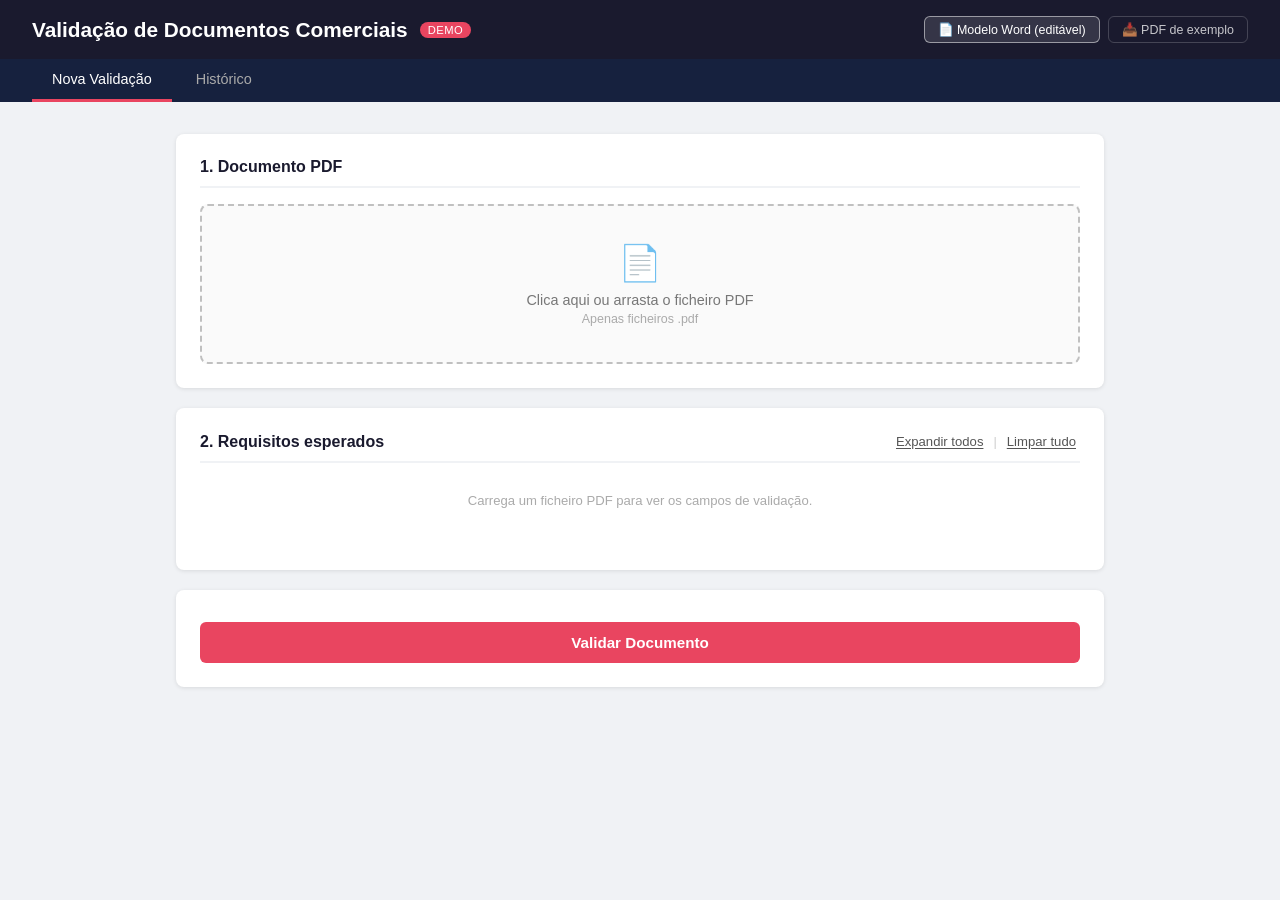
<file: frontend/index.html>
<!DOCTYPE html>
<html lang="pt">
<head>
  <meta charset="UTF-8" />
  <meta name="viewport" content="width=device-width, initial-scale=1.0" />
  <title>Validação de Documentos Comerciais</title>
  <link rel="stylesheet" href="css/style.css" />
</head>
<body>

  <header>
    <h1>Validação de Documentos Comerciais</h1>
    <span class="badge">Demo</span>
    <div class="header-downloads">
      <a href="assets/documento_exemplo.docx" class="btn-exemplo" download>
        &#128196; Modelo Word (editável)
      </a>
      <a href="assets/documento_exemplo.pdf" class="btn-exemplo btn-exemplo-sec" download>
        &#128229; PDF de exemplo
      </a>
    </div>
  </header>

  <nav>
    <button class="active" data-tab="tab-validar">Nova Validação</button>
    <button data-tab="tab-historico">Histórico</button>
  </nav>

  <main>

    <!-- ── TAB: Nova Validação ── -->
    <div id="tab-validar" class="tab-content active">

      <form id="form-validacao">

        <!-- 1. Upload PDF -->
        <div class="card">
          <h2>1. Documento PDF</h2>
          <div id="upload-area" class="upload-area">
            <div class="upload-icon">&#128196;</div>
            <p>Clica aqui ou arrasta o ficheiro PDF</p>
            <p class="upload-hint">Apenas ficheiros .pdf</p>
            <span id="filename" class="filename" style="display:none"></span>
          </div>
          <input type="file" id="file-input" accept=".pdf" />
        </div>

        <!-- 2. Requisitos por tópico -->
        <div class="card">
          <div class="req-cabecalho">
            <h2>2. Requisitos esperados</h2>
            <div class="req-acoes">
              <button type="button" id="btn-expandir-todos" class="btn-link">Expandir todos</button>
              <span class="sep">|</span>
              <button type="button" id="btn-limpar-tudo" class="btn-link btn-link-danger">Limpar tudo</button>
            </div>
          </div>
          <!-- Gerado pelo JavaScript -->
          <div id="topicos-container"></div>
        </div>

        <!-- 3. Validar -->
        <div class="card">
          <div id="loading" class="loading">
            <div class="spinner"></div>
            <p>A analisar o documento... Por favor aguarda.</p>
          </div>
          <div id="erro-box" class="erro-box"></div>
          <button type="submit" id="btn-validar" class="btn-primary">
            Validar Documento
          </button>
        </div>

      </form>

      <!-- Resultado -->
      <div id="resultado-container" class="card">
        <h2>Resultado da Validação</h2>

        <p class="res-ficheiro-label">
          Ficheiro: <strong id="res-ficheiro"></strong>
        </p>

        <div class="resultado-header">
          <span id="status-badge" class="status-badge"></span>
          <div class="score-box">
            <span id="res-score" class="score-valor">0</span>
            <span class="score-label">% conformidade</span>
          </div>
        </div>

        <div class="stats-grid">
          <div class="stat-item">
            <span id="stat-total" class="stat-num">0</span>
            <label>Total</label>
          </div>
          <div class="stat-item stat-conf">
            <span id="stat-conformes" class="stat-num">0</span>
            <label>Conformes</label>
          </div>
          <div class="stat-item stat-parc">
            <span id="stat-parciais" class="stat-num">0</span>
            <label>Parciais</label>
          </div>
          <div class="stat-item stat-nao">
            <span id="stat-nao-conformes" class="stat-num">0</span>
            <label>Não Conformes</label>
          </div>
        </div>

        <div id="lista-detalhes"></div>
      </div>

    </div>

    <!-- ── TAB: Histórico ── -->
    <div id="tab-historico" class="tab-content">
      <div class="card">
        <h2>Histórico de Validações</h2>
        <table>
          <thead>
            <tr>
              <th>Data</th>
              <th>Ficheiro</th>
              <th>Estado</th>
              <th>Score</th>
              <th>Req.</th>
              <th></th>
            </tr>
          </thead>
          <tbody id="tabela-historico">
            <tr><td colspan="6" class="sem-dados">Carrega o histórico clicando no separador acima.</td></tr>
          </tbody>
        </table>
      </div>
    </div>

  </main>

  <!-- Modal detalhe -->
  <div id="modal-overlay" class="modal-overlay">
    <div class="modal">
      <button id="modal-close" class="modal-close">&times;</button>
      <h2>Detalhe da Validação</h2>
      <div id="modal-conteudo"></div>
    </div>
  </div>

  <script src="js/app.js"></script>
</body>
</html>
</file>
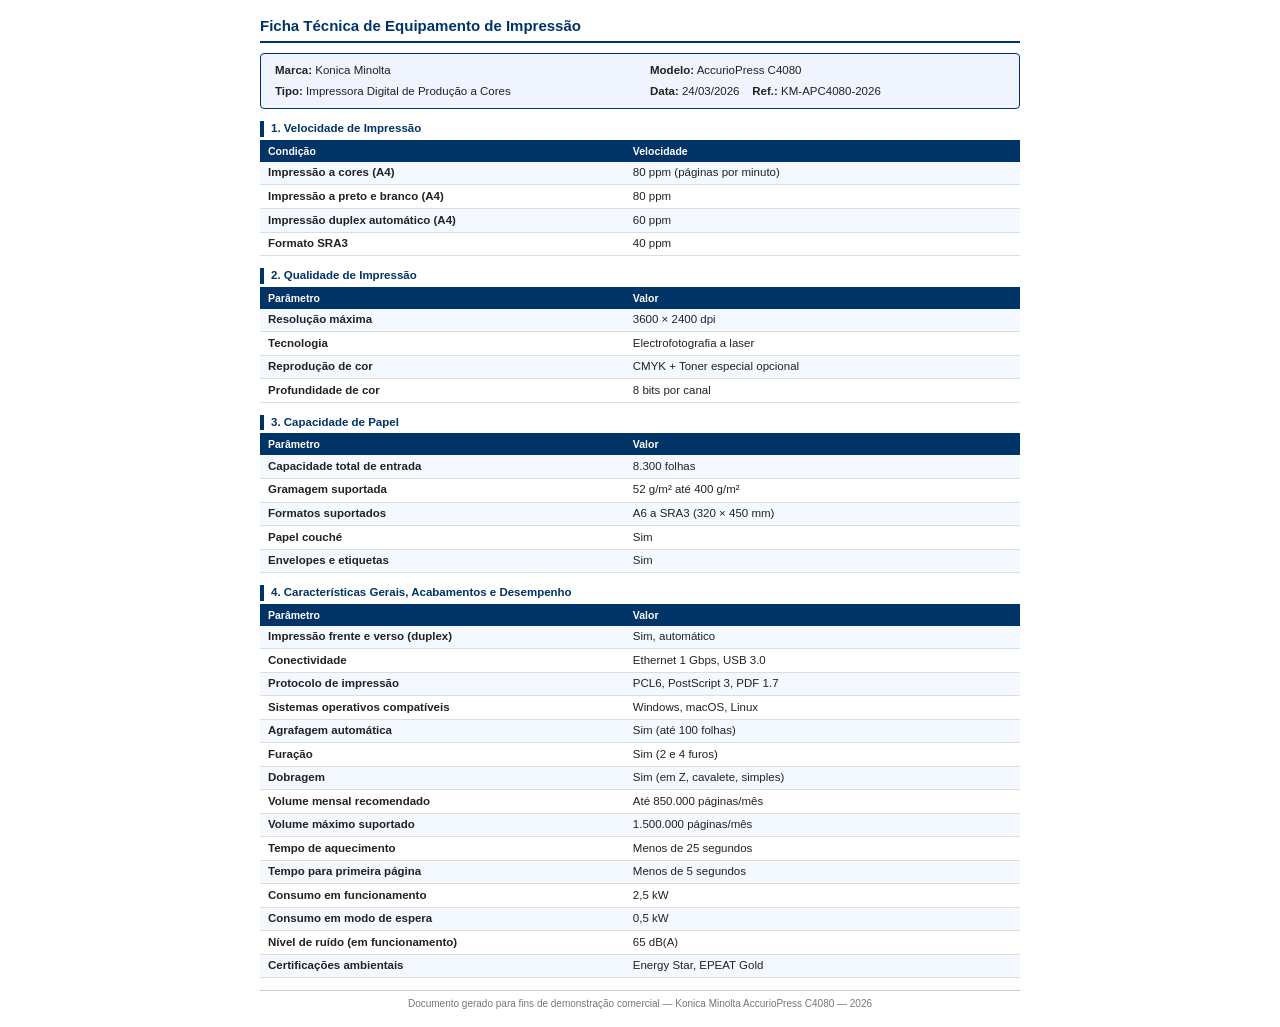
<file: documento_teste.html>
<!DOCTYPE html>
<html lang="pt">
<head>
  <meta charset="UTF-8">
  <title>Ficha Técnica - Konica Minolta AccurioPress C4080</title>
  <style>
    * { box-sizing: border-box; }
    body {
      font-family: Arial, sans-serif;
      max-width: 760px;
      margin: 16px auto;
      color: #222;
      font-size: 11.5px;
      line-height: 1.35;
    }
    h1 { font-size: 15px; color: #003366; border-bottom: 2px solid #003366; padding-bottom: 5px; margin-bottom: 10px; }
    h2 { font-size: 11.5px; color: #003366; margin: 12px 0 3px; border-left: 4px solid #003366; padding-left: 7px; }
    table { width: 100%; border-collapse: collapse; }
    th { background: #003366; color: white; padding: 4px 8px; text-align: left; font-size: 10.5px; }
    td { padding: 3.5px 8px; border-bottom: 1px solid #ddd; }
    tr:nth-child(even) td { background: #f4f8ff; }
    .label { font-weight: bold; width: 48%; }
    .header-box {
      background: #f0f4ff;
      border: 1px solid #003366;
      padding: 7px 14px;
      margin-bottom: 10px;
      border-radius: 4px;
      display: grid;
      grid-template-columns: 1fr 1fr;
      gap: 1px 20px;
    }
    .header-box p { margin: 2px 0; }
    .footer { margin-top: 12px; font-size: 10px; color: #777; border-top: 1px solid #ccc; padding-top: 6px; text-align: center; }
    @media print {
      body { margin: 8px 14px; }
      h2 { margin-top: 9px; }
    }
  </style>
</head>
<body>

  <h1>Ficha Técnica de Equipamento de Impressão</h1>

  <div class="header-box">
    <p><strong>Marca:</strong> Konica Minolta</p>
    <p><strong>Modelo:</strong> AccurioPress C4080</p>
    <p><strong>Tipo:</strong> Impressora Digital de Produção a Cores</p>
    <p><strong>Data:</strong> 24/03/2026 &nbsp;&nbsp; <strong>Ref.:</strong> KM-APC4080-2026</p>
  </div>

  <h2>1. Velocidade de Impressão</h2>
  <table>
    <tr><th>Condição</th><th>Velocidade</th></tr>
    <tr><td class="label">Impressão a cores (A4)</td><td>80 ppm (páginas por minuto)</td></tr>
    <tr><td class="label">Impressão a preto e branco (A4)</td><td>80 ppm</td></tr>
    <tr><td class="label">Impressão duplex automático (A4)</td><td>60 ppm</td></tr>
    <tr><td class="label">Formato SRA3</td><td>40 ppm</td></tr>
  </table>

  <h2>2. Qualidade de Impressão</h2>
  <table>
    <tr><th>Parâmetro</th><th>Valor</th></tr>
    <tr><td class="label">Resolução máxima</td><td>3600 × 2400 dpi</td></tr>
    <tr><td class="label">Tecnologia</td><td>Electrofotografia a laser</td></tr>
    <tr><td class="label">Reprodução de cor</td><td>CMYK + Toner especial opcional</td></tr>
    <tr><td class="label">Profundidade de cor</td><td>8 bits por canal</td></tr>
  </table>

  <h2>3. Capacidade de Papel</h2>
  <table>
    <tr><th>Parâmetro</th><th>Valor</th></tr>
    <tr><td class="label">Capacidade total de entrada</td><td>8.300 folhas</td></tr>
    <tr><td class="label">Gramagem suportada</td><td>52 g/m² até 400 g/m²</td></tr>
    <tr><td class="label">Formatos suportados</td><td>A6 a SRA3 (320 × 450 mm)</td></tr>
    <tr><td class="label">Papel couché</td><td>Sim</td></tr>
    <tr><td class="label">Envelopes e etiquetas</td><td>Sim</td></tr>
  </table>

  <h2>4. Características Gerais, Acabamentos e Desempenho</h2>
  <table>
    <tr><th>Parâmetro</th><th>Valor</th></tr>
    <tr><td class="label">Impressão frente e verso (duplex)</td><td>Sim, automático</td></tr>
    <tr><td class="label">Conectividade</td><td>Ethernet 1 Gbps, USB 3.0</td></tr>
    <tr><td class="label">Protocolo de impressão</td><td>PCL6, PostScript 3, PDF 1.7</td></tr>
    <tr><td class="label">Sistemas operativos compatíveis</td><td>Windows, macOS, Linux</td></tr>
    <tr><td class="label">Agrafagem automática</td><td>Sim (até 100 folhas)</td></tr>
    <tr><td class="label">Furação</td><td>Sim (2 e 4 furos)</td></tr>
    <tr><td class="label">Dobragem</td><td>Sim (em Z, cavalete, simples)</td></tr>
    <tr><td class="label">Volume mensal recomendado</td><td>Até 850.000 páginas/mês</td></tr>
    <tr><td class="label">Volume máximo suportado</td><td>1.500.000 páginas/mês</td></tr>
    <tr><td class="label">Tempo de aquecimento</td><td>Menos de 25 segundos</td></tr>
    <tr><td class="label">Tempo para primeira página</td><td>Menos de 5 segundos</td></tr>
    <tr><td class="label">Consumo em funcionamento</td><td>2,5 kW</td></tr>
    <tr><td class="label">Consumo em modo de espera</td><td>0,5 kW</td></tr>
    <tr><td class="label">Nível de ruído (em funcionamento)</td><td>65 dB(A)</td></tr>
    <tr><td class="label">Certificações ambientais</td><td>Energy Star, EPEAT Gold</td></tr>
  </table>

  <div class="footer">
    Documento gerado para fins de demonstração comercial &mdash; Konica Minolta AccurioPress C4080 &mdash; 2026
  </div>

</body>
</html>
</file>
<file: frontend/css/style.css>
* { box-sizing: border-box; margin: 0; padding: 0; }

body {
  font-family: 'Segoe UI', Tahoma, Geneva, Verdana, sans-serif;
  background: #f0f2f5;
  color: #333;
}

header {
  background: #1a1a2e; color: #fff;
  padding: 16px 32px; display: flex; align-items: center; gap: 12px;
}
header h1 { font-size: 1.3rem; font-weight: 600; }
header span.badge {
  background: #e94560; color: #fff;
  font-size: 0.7rem; padding: 2px 8px;
  border-radius: 10px; text-transform: uppercase; letter-spacing: 0.5px;
}
.header-downloads {
  margin-left: auto;
  display: flex;
  gap: 8px;
  align-items: center;
}
.btn-exemplo {
  background: rgba(255,255,255,0.12);
  border: 1px solid rgba(255,255,255,0.5);
  color: #fff;
  font-size: 0.78rem;
  padding: 5px 13px;
  border-radius: 6px;
  text-decoration: none;
  white-space: nowrap;
  transition: background 0.15s, border-color 0.15s;
}
.btn-exemplo:hover {
  background: rgba(255,255,255,0.22);
  border-color: rgba(255,255,255,0.8);
}
.btn-exemplo-sec {
  background: transparent;
  border-color: rgba(255,255,255,0.25);
  opacity: 0.75;
}
.btn-exemplo-sec:hover {
  opacity: 1;
}

nav { background: #16213e; padding: 0 32px; display: flex; gap: 4px; }
nav button {
  background: transparent; border: none; color: #aaa;
  padding: 12px 20px; cursor: pointer; font-size: 0.9rem;
  border-bottom: 3px solid transparent; transition: all 0.2s;
}
nav button.active, nav button:hover { color: #fff; border-bottom-color: #e94560; }

main { max-width: 960px; margin: 32px auto; padding: 0 16px; }

.tab-content { display: none; }
.tab-content.active { display: block; }

/* ── Cards ────────────────────────────────────────────────────────────────── */
.card {
  background: #fff; border-radius: 8px;
  box-shadow: 0 1px 4px rgba(0,0,0,0.1);
  padding: 24px; margin-bottom: 20px;
}
.card h2 {
  font-size: 1rem; font-weight: 600; margin-bottom: 16px;
  color: #1a1a2e; border-bottom: 2px solid #f0f2f5; padding-bottom: 10px;
}

/* ── Upload ───────────────────────────────────────────────────────────────── */
.upload-area {
  border: 2px dashed #c0c0c0; border-radius: 8px;
  padding: 36px; text-align: center; cursor: pointer;
  transition: all 0.2s; background: #fafafa;
}
.upload-area:hover, .upload-area.dragover { border-color: #e94560; background: #fff5f7; }
.upload-icon { font-size: 2.2rem; margin-bottom: 8px; }
.upload-area p { color: #777; font-size: 0.9rem; }
.upload-hint { font-size: 0.78rem !important; margin-top: 4px; color: #aaa !important; }
.upload-area .filename { margin-top: 10px; font-weight: 600; color: #1a1a2e; display: block; }
#file-input { display: none; }

/* ── Requisitos: cabeçalho ───────────────────────────────────────────────── */
.req-cabecalho {
  display: flex; align-items: center; justify-content: space-between;
  margin-bottom: 6px; border-bottom: 2px solid #f0f2f5; padding-bottom: 10px;
}
.req-cabecalho h2 { margin-bottom: 0; border-bottom: none; padding-bottom: 0; }
.req-acoes { display: flex; align-items: center; gap: 6px; }
.btn-link {
  background: none; border: none; cursor: pointer;
  font-size: 0.82rem; color: #555; padding: 2px 4px;
  text-decoration: underline; text-underline-offset: 2px;
}
.btn-link:hover { color: #1a1a2e; }
.btn-link-danger:hover { color: #dc3545; }
.sep { color: #ccc; font-size: 0.8rem; }
.req-instrucao {
  font-size: 0.82rem; color: #888; margin-bottom: 14px;
}

/* ── Tópicos: acordeão ───────────────────────────────────────────────────── */
.topico-section {
  border: 1px solid #e8e8e8; border-radius: 6px;
  margin-bottom: 8px; overflow: hidden;
}

.topico-header {
  display: flex; align-items: center; gap: 10px;
  padding: 11px 16px; cursor: pointer;
  background: #f8f9fa; transition: background 0.15s;
  user-select: none;
}
.topico-header:hover { background: #f0f2f5; }

.topico-titulo { flex: 1; font-size: 0.9rem; font-weight: 600; color: #1a1a2e; }
.topico-count  { font-size: 0.75rem; color: #888; }
.topico-count.tem-dados { color: #155724; font-weight: 600; }
.topico-chevron {
  color: #aaa; font-size: 0.7rem;
  transition: transform 0.2s;
}
.topico-section.open .topico-chevron { transform: rotate(180deg); }

.topico-body {
  display: none; padding: 12px 16px 14px;
  border-top: 1px solid #eee;
}
.topico-section.open .topico-body { display: block; }

/* ── Campos individuais ──────────────────────────────────────────────────── */
.campo-row {
  display: grid;
  grid-template-columns: 1fr 1fr;
  align-items: start;
  gap: 10px;
  padding: 7px 0;
  border-bottom: 1px solid #f5f5f5;
}
.campo-row:last-child { border-bottom: none; }

.campo-row label {
  font-size: 0.85rem; color: #444; font-weight: 500;
  padding-top: 8px;
}

.campo-input-group { display: flex; flex-direction: column; gap: 3px; }

.campo-row input {
  border: 1px solid #ddd; border-radius: 5px;
  padding: 7px 10px; font-size: 0.85rem;
  font-family: inherit; outline: none;
  transition: border-color 0.2s; width: 100%;
}
.campo-row input:focus { border-color: #e94560; }
.campo-row input::placeholder { color: #bbb; }
.campo-row input:not(:placeholder-shown) {
  border-color: #a3d9a5; background: #f6fff6;
}

.campo-pdf-ref {
  font-size: 0.72rem; color: #999;
  padding-left: 2px;
}
.campo-pdf-ref strong { color: #666; font-weight: 600; }

/* ── Botão principal ─────────────────────────────────────────────────────── */
.btn-primary {
  background: #e94560; color: #fff; border: none;
  padding: 12px 32px; border-radius: 6px;
  font-size: 0.95rem; font-weight: 600; cursor: pointer;
  transition: background 0.2s; width: 100%; margin-top: 8px;
}
.btn-primary:hover { background: #c73652; }
.btn-primary:disabled { background: #ccc; cursor: not-allowed; }

/* ── Loading / erro ─────────────────────────────────────────────────────── */
.loading { display: none; text-align: center; padding: 24px; color: #777; }
.spinner {
  width: 36px; height: 36px; border: 4px solid #f0f2f5;
  border-top-color: #e94560; border-radius: 50%;
  animation: spin 0.8s linear infinite; margin: 0 auto 12px;
}
@keyframes spin { to { transform: rotate(360deg); } }

.erro-box {
  background: #f8d7da; color: #721c24; border-radius: 6px;
  padding: 14px 16px; font-size: 0.9rem; margin-top: 12px; display: none;
}

/* ── Resultado ───────────────────────────────────────────────────────────── */
#resultado-container { display: none; }

.res-ficheiro-label { font-size: 0.82rem; color: #999; margin-bottom: 14px; }

.resultado-header {
  display: flex; align-items: center; gap: 16px;
  margin-bottom: 20px; flex-wrap: wrap;
}

.status-badge {
  display: inline-block; padding: 7px 18px;
  border-radius: 20px; font-weight: 700; font-size: 0.9rem;
}
.status-CONFORME     { background: #d4edda; color: #155724; }
.status-PARCIALMENTE { background: #fff3cd; color: #856404; }
.status-NAO_CONFORME { background: #f8d7da; color: #721c24; }

.score-box { display: flex; align-items: baseline; gap: 4px; }
.score-valor { font-size: 2rem; font-weight: 700; color: #1a1a2e; }
.score-label { font-size: 0.8rem; color: #888; }

.stats-grid {
  display: grid; grid-template-columns: repeat(4, 1fr);
  gap: 12px; margin-bottom: 24px;
}
.stat-item {
  background: #f8f9fa; border-radius: 8px;
  padding: 14px; text-align: center;
}
.stat-item label { display: block; font-size: 0.75rem; color: #888; margin-top: 4px; }
.stat-num { font-size: 1.6rem; font-weight: 700; color: #1a1a2e; }
.stat-conf .stat-num { color: #155724; }
.stat-parc .stat-num { color: #856404; }
.stat-nao  .stat-num { color: #721c24; }

/* ── Resultado: grupos por tópico ───────────────────────────────────────── */
.resultado-grupo { margin-bottom: 20px; }

.resultado-grupo-titulo {
  font-size: 0.8rem; font-weight: 700; text-transform: uppercase;
  letter-spacing: 0.5px; color: #555;
  padding: 6px 0; margin-bottom: 8px;
  border-bottom: 1px solid #eee;
}

/* ── Requisitos individuais ─────────────────────────────────────────────── */
.req-item {
  border: 1px solid #eee; border-radius: 6px;
  margin-bottom: 6px; overflow: hidden;
}
.req-header {
  display: flex; align-items: center; gap: 8px;
  padding: 9px 12px; cursor: pointer;
  background: #fafafa; transition: background 0.15s; user-select: none;
}
.req-header:hover { background: #f0f2f5; }

.req-icon  { font-size: 0.95rem; flex-shrink: 0; }
.req-label { flex: 1; font-size: 0.88rem; font-weight: 500; }
.req-valor-esp {
  font-size: 0.8rem; color: #777;
  background: #f0f2f5; padding: 1px 7px;
  border-radius: 10px; flex-shrink: 0;
  max-width: 180px; overflow: hidden;
  white-space: nowrap; text-overflow: ellipsis;
}
.req-score-pill {
  font-size: 0.75rem; font-weight: 700;
  padding: 2px 8px; border-radius: 10px; flex-shrink: 0;
}
.req-chevron { color: #aaa; font-size: 0.7rem; flex-shrink: 0; transition: transform 0.2s; }
.req-item.open .req-chevron { transform: rotate(180deg); }

.req-item.status-CONFORME     .req-header { border-left: 4px solid #28a745; }
.req-item.status-PARCIAL      .req-header { border-left: 4px solid #ffc107; }
.req-item.status-NAO_CONFORME .req-header { border-left: 4px solid #dc3545; }

.req-item.status-CONFORME     .req-score-pill { background: #d4edda; color: #155724; }
.req-item.status-PARCIAL      .req-score-pill { background: #fff3cd; color: #856404; }
.req-item.status-NAO_CONFORME .req-score-pill { background: #f8d7da; color: #721c24; }

.req-body {
  display: none; padding: 10px 14px 12px; border-top: 1px solid #eee;
  background: #fff; font-size: 0.85rem;
}
.req-item.open .req-body { display: block; }

.req-body ul { list-style: none; padding: 0; }
.req-body li { padding: 3px 0 3px 18px; position: relative; color: #444; line-height: 1.4; }
.req-body .ok  li::before { content: "✓"; position: absolute; left: 0; color: #28a745; font-weight: 700; }
.req-body .nok li::before { content: "✗"; position: absolute; left: 0; color: #dc3545; font-weight: 700; }
.req-body .info li::before { content: "◦"; position: absolute; left: 0; color: #888; }

.secao-titulo {
  font-size: 0.75rem; font-weight: 700; text-transform: uppercase;
  letter-spacing: 0.4px; color: #888; margin: 8px 0 4px;
}
.secao-titulo:first-child { margin-top: 0; }

/* ── Tabela histórico ────────────────────────────────────────────────────── */
table { width: 100%; border-collapse: collapse; font-size: 0.9rem; }
table th {
  background: #f0f2f5; padding: 10px 14px; text-align: left;
  font-weight: 600; color: #555; font-size: 0.8rem; text-transform: uppercase;
}
table td { padding: 10px 14px; border-bottom: 1px solid #f0f2f5; }
table tr:last-child td { border-bottom: none; }
table tr:hover td { background: #fafafa; }

.pill { display: inline-block; padding: 3px 10px; border-radius: 12px; font-size: 0.78rem; font-weight: 600; }
.pill-CONFORME     { background: #d4edda; color: #155724; }
.pill-PARCIALMENTE { background: #fff3cd; color: #856404; }
.pill-NAO_CONFORME { background: #f8d7da; color: #721c24; }

.btn-detalhe {
  background: none; border: 1px solid #ddd; padding: 4px 10px;
  border-radius: 4px; cursor: pointer; font-size: 0.8rem; color: #555; transition: all 0.2s;
}
.btn-detalhe:hover { border-color: #e94560; color: #e94560; }
.sem-dados { text-align: center; color: #aaa; padding: 32px; font-size: 0.9rem; }

/* ── Modal ───────────────────────────────────────────────────────────────── */
.modal-overlay {
  display: none; position: fixed; inset: 0;
  background: rgba(0,0,0,0.5); z-index: 1000;
  align-items: center; justify-content: center;
}
.modal-overlay.open { display: flex; }
.modal {
  background: #fff; border-radius: 8px; padding: 28px;
  width: 90%; max-width: 700px; max-height: 82vh;
  overflow-y: auto; position: relative;
}
.modal-close {
  position: absolute; top: 14px; right: 18px;
  background: none; border: none; font-size: 1.4rem;
  cursor: pointer; color: #999;
}
.modal h2 { font-size: 1rem; margin-bottom: 16px; padding-right: 24px; }

/* ── Responsivo ──────────────────────────────────────────────────────────── */
@media (max-width: 600px) {
  main { margin: 16px auto; }
  .campo-row { grid-template-columns: 1fr; }
  .campo-row label { padding-top: 0; }
  .stats-grid { grid-template-columns: repeat(2, 1fr); }
  header { padding: 14px 16px; }
  nav { padding: 0 16px; }
  .card { padding: 16px; }
}
</file>
